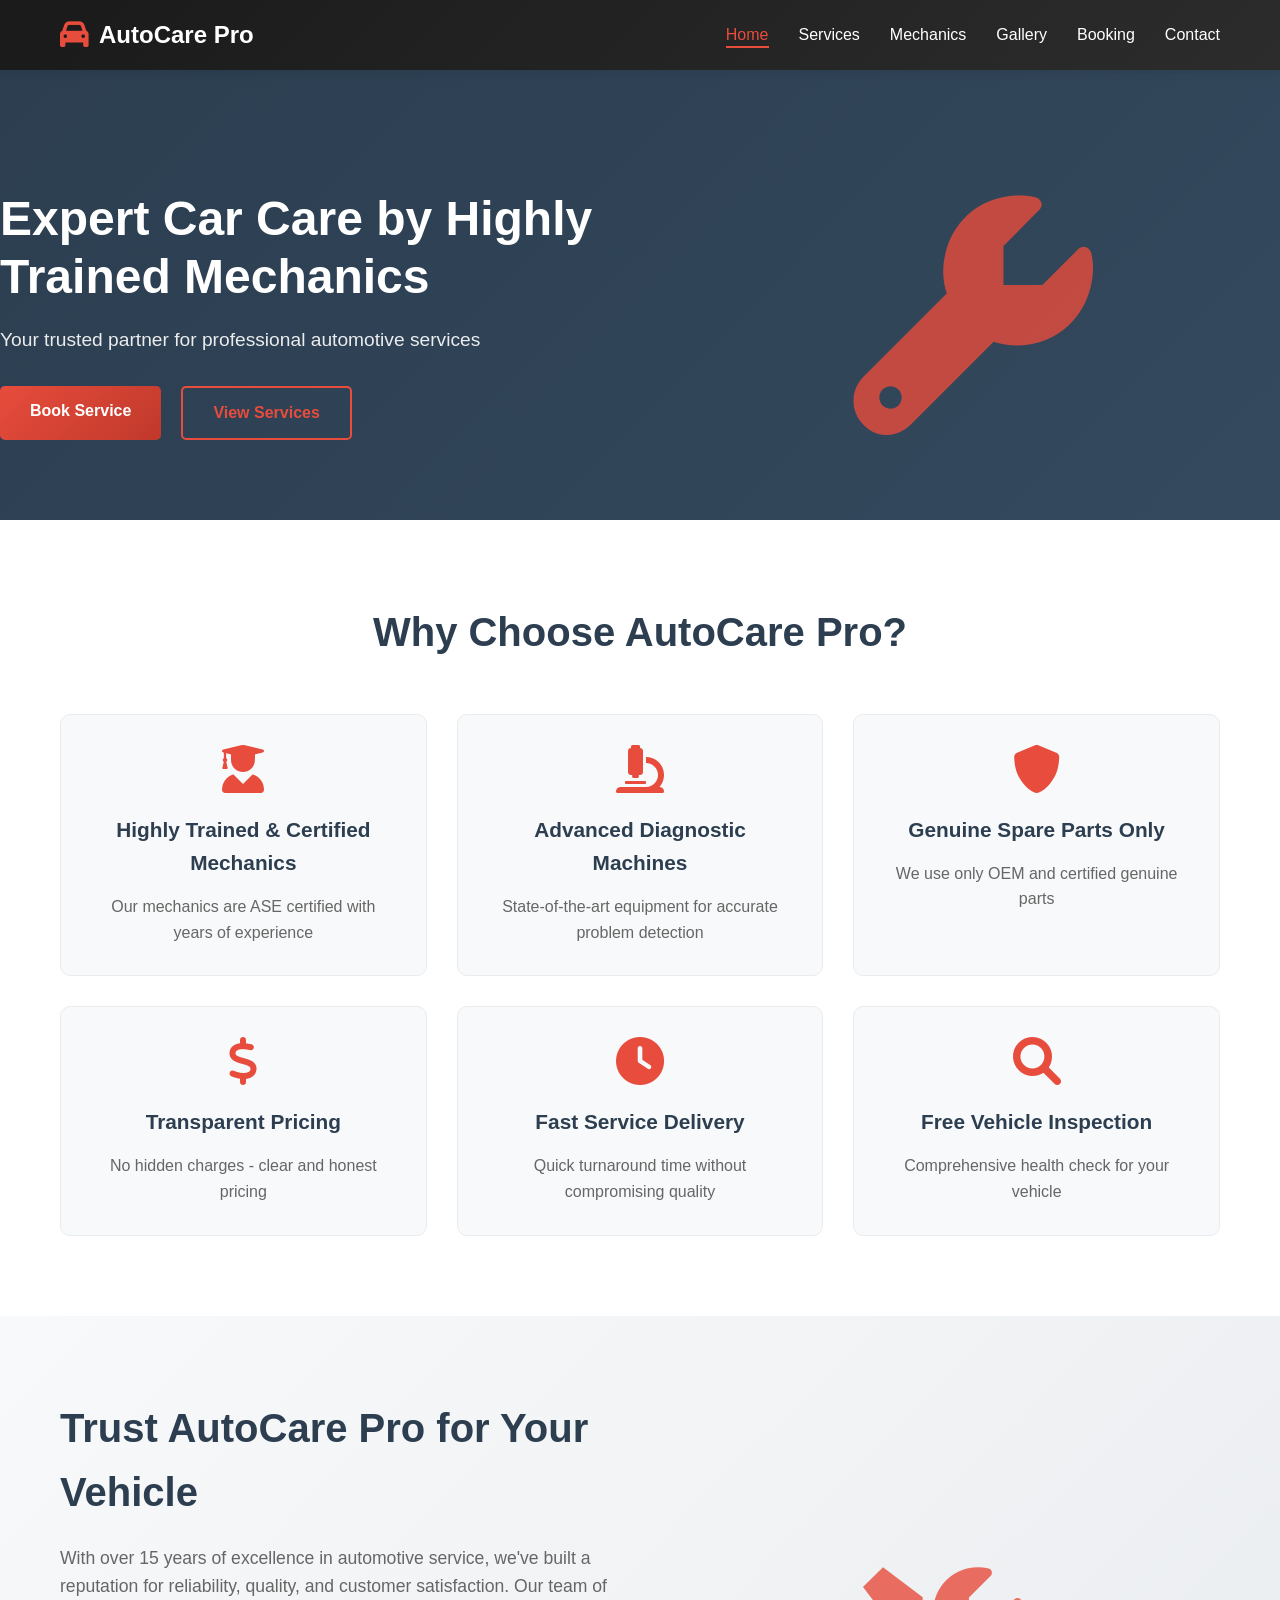
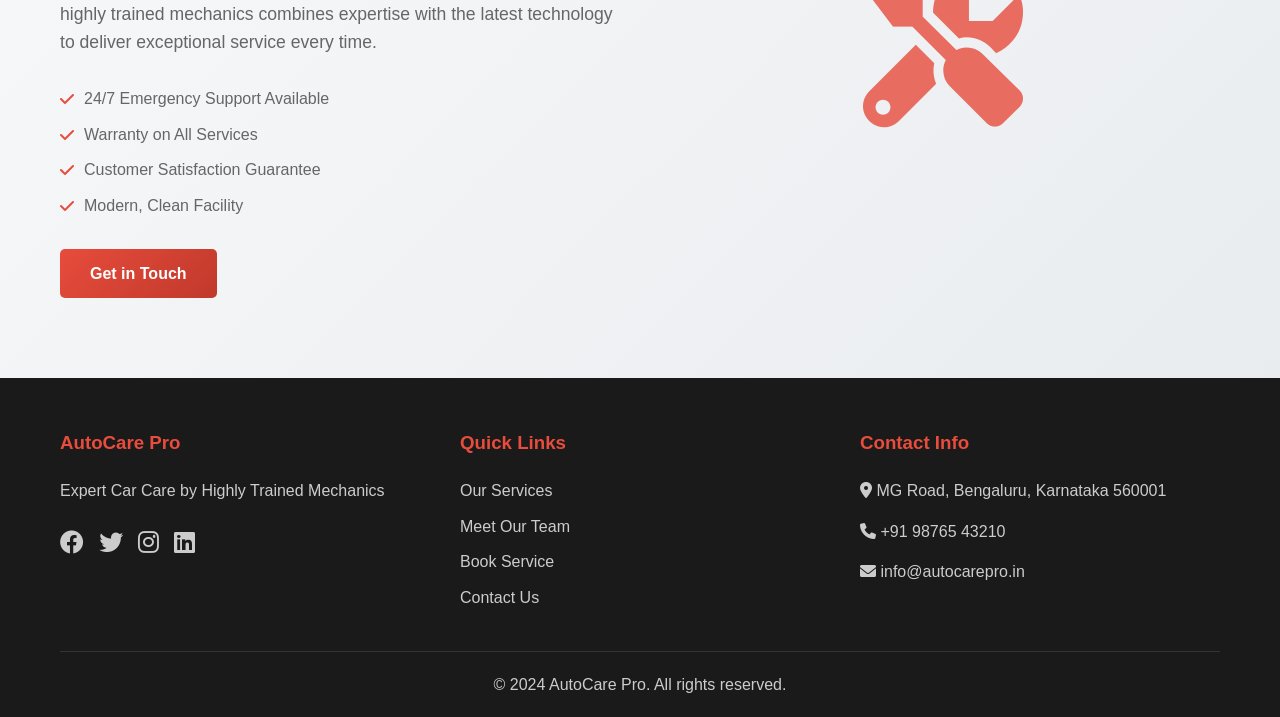
<file: index.html>
<!DOCTYPE html>
<html lang="en">
<head>
    <meta charset="UTF-8">
    <meta name="viewport" content="width=device-width, initial-scale=1.0">
    <title>AutoCare Pro - Expert Car Care by Highly Trained Mechanics</title>
    <link rel="stylesheet" href="styles.css">
    <link rel="stylesheet" href="https://cdnjs.cloudflare.com/ajax/libs/font-awesome/6.0.0/css/all.min.css">
</head>
<body>
    <!-- Navigation -->
    <nav class="navbar">
        <div class="nav-container">
            <div class="nav-logo">
                <i class="fas fa-car"></i>
                <span>AutoCare Pro</span>
            </div>
            <ul class="nav-menu">
                <li><a href="index.html" class="nav-link active">Home</a></li>
                <li><a href="services.html" class="nav-link">Services</a></li>
                <li><a href="mechanics.html" class="nav-link">Mechanics</a></li>
                <li><a href="gallery.html" class="nav-link">Gallery</a></li>
                <li><a href="booking.html" class="nav-link">Booking</a></li>
                <li><a href="contact.html" class="nav-link">Contact</a></li>
            </ul>
            <div class="hamburger">
                <span></span>
                <span></span>
                <span></span>
            </div>
        </div>
    </nav>

    <!-- Hero Section -->
    <section class="hero">
        <div class="hero-content">
            <h1>Expert Car Care by Highly Trained Mechanics</h1>
            <p>Your trusted partner for professional automotive services</p>
            <div class="hero-buttons">
                <a href="booking.html" class="btn btn-primary">Book Service</a>
                <a href="services.html" class="btn btn-secondary">View Services</a>
            </div>
        </div>
        <div class="hero-image">
            <i class="fas fa-wrench"></i>
        </div>
    </section>

    <!-- USP Section -->
    <section class="usp-section">
        <div class="container">
            <h2>Why Choose AutoCare Pro?</h2>
            <div class="usp-grid">
                <div class="usp-card">
                    <i class="fas fa-user-graduate"></i>
                    <h3>Highly Trained & Certified Mechanics</h3>
                    <p>Our mechanics are ASE certified with years of experience</p>
                </div>
                <div class="usp-card">
                    <i class="fas fa-microscope"></i>
                    <h3>Advanced Diagnostic Machines</h3>
                    <p>State-of-the-art equipment for accurate problem detection</p>
                </div>
                <div class="usp-card">
                    <i class="fas fa-shield-alt"></i>
                    <h3>Genuine Spare Parts Only</h3>
                    <p>We use only OEM and certified genuine parts</p>
                </div>
                <div class="usp-card">
                    <i class="fas fa-dollar-sign"></i>
                    <h3>Transparent Pricing</h3>
                    <p>No hidden charges - clear and honest pricing</p>
                </div>
                <div class="usp-card">
                    <i class="fas fa-clock"></i>
                    <h3>Fast Service Delivery</h3>
                    <p>Quick turnaround time without compromising quality</p>
                </div>
                <div class="usp-card">
                    <i class="fas fa-search"></i>
                    <h3>Free Vehicle Inspection</h3>
                    <p>Comprehensive health check for your vehicle</p>
                </div>
            </div>
        </div>
    </section>

    <!-- Why Choose Us Section -->
    <section class="why-choose-section">
        <div class="container">
            <div class="why-choose-content">
                <div class="why-choose-text">
                    <h2>Trust AutoCare Pro for Your Vehicle</h2>
                    <p>With over 15 years of excellence in automotive service, we've built a reputation for reliability, quality, and customer satisfaction. Our team of highly trained mechanics combines expertise with the latest technology to deliver exceptional service every time.</p>
                    <ul>
                        <li><i class="fas fa-check"></i> 24/7 Emergency Support Available</li>
                        <li><i class="fas fa-check"></i> Warranty on All Services</li>
                        <li><i class="fas fa-check"></i> Customer Satisfaction Guarantee</li>
                        <li><i class="fas fa-check"></i> Modern, Clean Facility</li>
                    </ul>
                    <a href="contact.html" class="btn btn-primary">Get in Touch</a>
                </div>
                <div class="why-choose-image">
                    <i class="fas fa-tools"></i>
                </div>
            </div>
        </div>
    </section>

    <!-- Footer -->
    <footer class="footer">
        <div class="container">
            <div class="footer-content">
                <div class="footer-section">
                    <h3>AutoCare Pro</h3>
                    <p>Expert Car Care by Highly Trained Mechanics</p>
                    <div class="social-links">
                        <a href="#"><i class="fab fa-facebook"></i></a>
                        <a href="#"><i class="fab fa-twitter"></i></a>
                        <a href="#"><i class="fab fa-instagram"></i></a>
                        <a href="#"><i class="fab fa-linkedin"></i></a>
                    </div>
                </div>
                <div class="footer-section">
                    <h3>Quick Links</h3>
                    <ul>
                        <li><a href="services.html">Our Services</a></li>
                        <li><a href="mechanics.html">Meet Our Team</a></li>
                        <li><a href="booking.html">Book Service</a></li>
                        <li><a href="contact.html">Contact Us</a></li>
                    </ul>
                </div>
                <div class="footer-section">
                    <h3>Contact Info</h3>
                    <p><i class="fas fa-map-marker-alt"></i> MG Road, Bengaluru, Karnataka 560001</p>
                    <p><i class="fas fa-phone"></i> +91 98765 43210</p>
                    <p><i class="fas fa-envelope"></i> info@autocarepro.in</p>
                </div>
            </div>
            <div class="footer-bottom">
                <p>&copy; 2024 AutoCare Pro. All rights reserved.</p>
            </div>
        </div>
    </footer>

    <script src="script.js"></script>
</body>
</html>
</file>
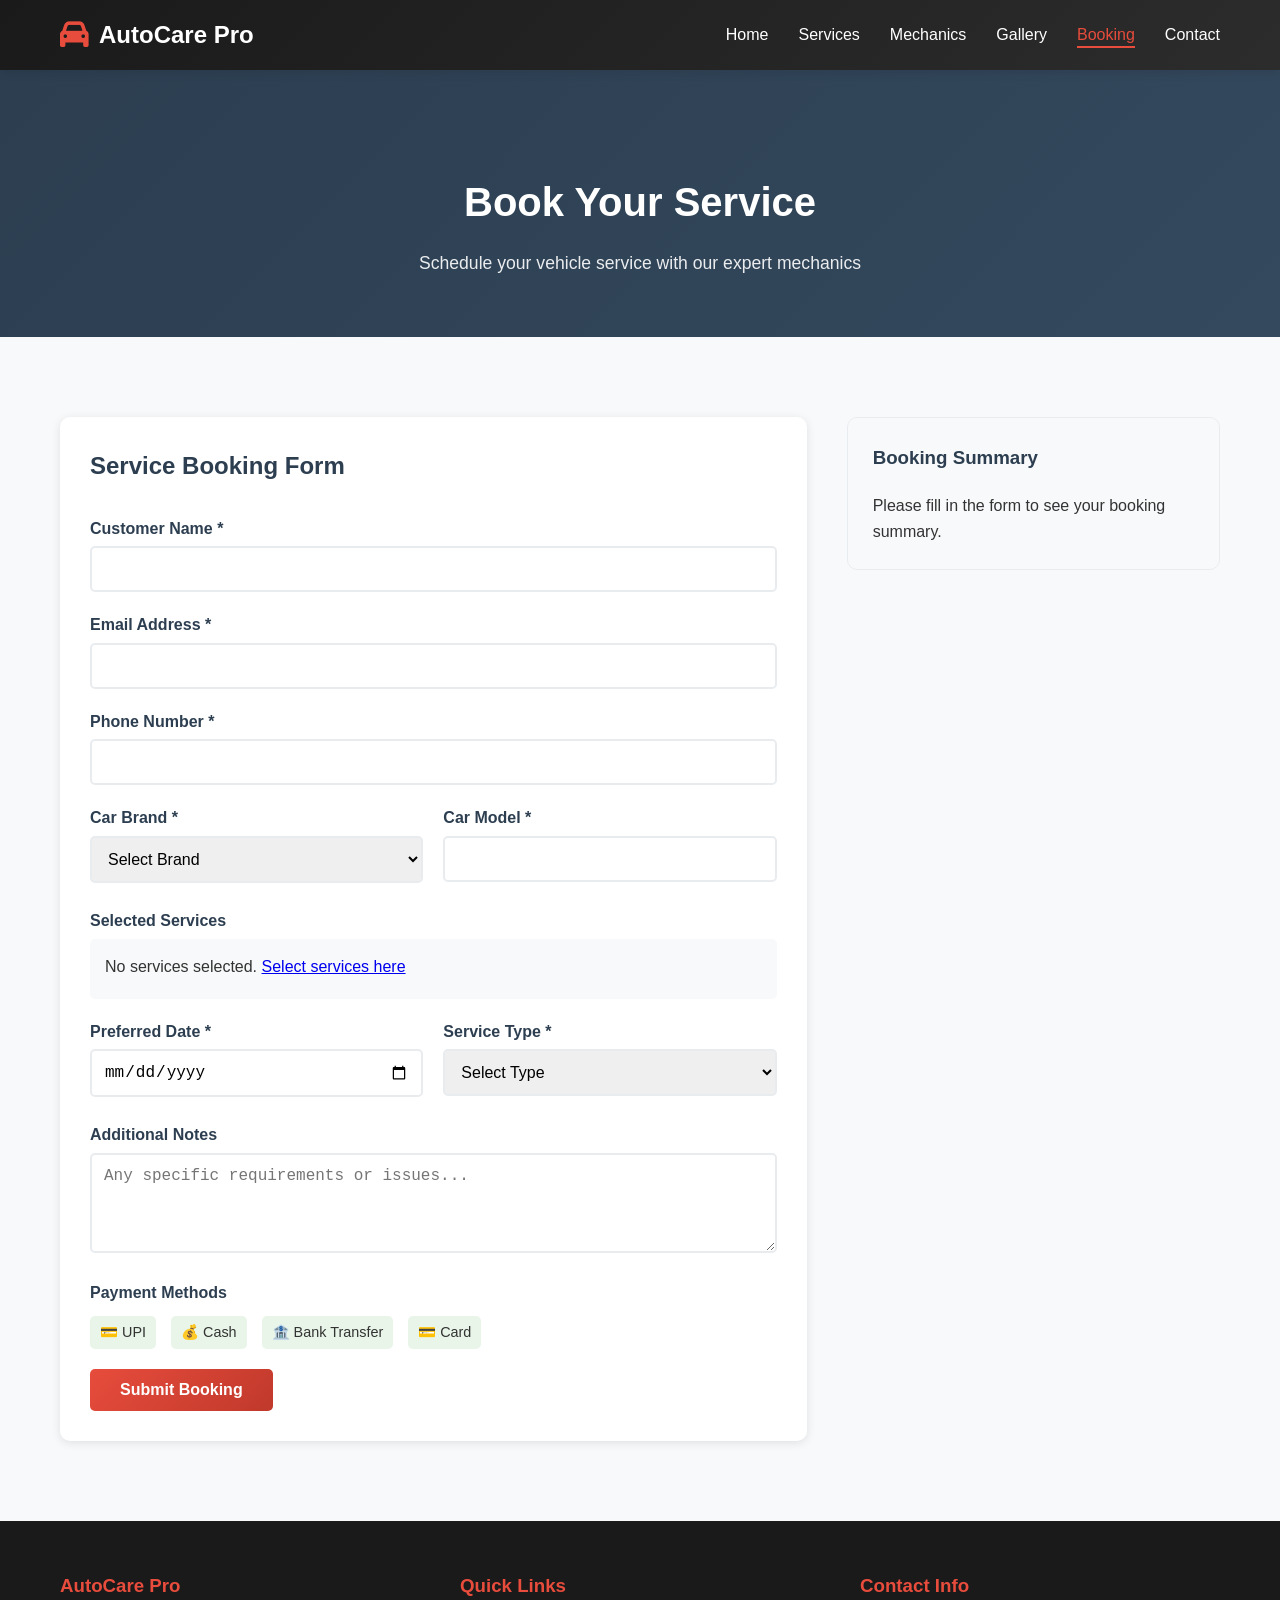
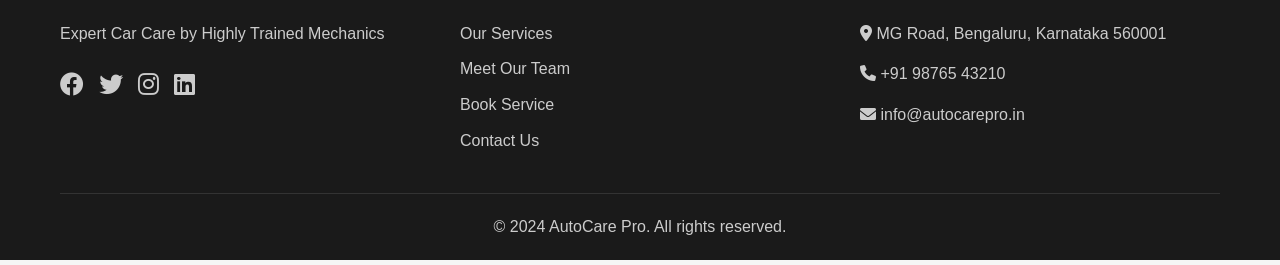
<file: booking.html>
<!DOCTYPE html>
<html lang="en">
<head>
    <meta charset="UTF-8">
    <meta name="viewport" content="width=device-width, initial-scale=1.0">
    <title>Service Booking - AutoCare Pro</title>
    <link rel="stylesheet" href="styles.css">
    <link rel="stylesheet" href="https://cdnjs.cloudflare.com/ajax/libs/font-awesome/6.0.0/css/all.min.css">
</head>
<body>
    <!-- Navigation -->
    <nav class="navbar">
        <div class="nav-container">
            <div class="nav-logo">
                <i class="fas fa-car"></i>
                <span>AutoCare Pro</span>
            </div>
            <ul class="nav-menu">
                <li><a href="index.html" class="nav-link">Home</a></li>
                <li><a href="services.html" class="nav-link">Services</a></li>
                <li><a href="mechanics.html" class="nav-link">Mechanics</a></li>
                <li><a href="gallery.html" class="nav-link">Gallery</a></li>
                <li><a href="booking.html" class="nav-link active">Booking</a></li>
                <li><a href="contact.html" class="nav-link">Contact</a></li>
            </ul>
            <div class="hamburger">
                <span></span>
                <span></span>
                <span></span>
            </div>
        </div>
    </nav>

    <!-- Page Header -->
    <section class="page-header">
        <div class="container">
            <h1>Book Your Service</h1>
            <p>Schedule your vehicle service with our expert mechanics</p>
        </div>
    </section>

    <!-- Booking Section -->
    <section class="booking-section">
        <div class="container">
            <div class="booking-container">
                <div class="booking-form">
                    <h2>Service Booking Form</h2>
                    <form id="service-booking-form">
                        <div class="form-group">
                            <label for="customer-name">Customer Name *</label>
                            <input type="text" id="customer-name" name="customer-name" required>
                            <span class="error-message"></span>
                        </div>

                        <div class="form-group">
                            <label for="email">Email Address *</label>
                            <input type="email" id="email" name="email" required>
                            <span class="error-message"></span>
                        </div>

                        <div class="form-group">
                            <label for="phone">Phone Number *</label>
                            <input type="tel" id="phone" name="phone" required>
                            <span class="error-message"></span>
                        </div>

                        <div class="form-row">
                            <div class="form-group">
                                <label for="car-brand">Car Brand *</label>
                                <select id="car-brand" name="car-brand" required>
                                    <option value="">Select Brand</option>
                                    <option value="Maruti Suzuki">Maruti Suzuki</option>
                                    <option value="Hyundai">Hyundai</option>
                                    <option value="Tata">Tata</option>
                                    <option value="Mahindra">Mahindra</option>
                                    <option value="Honda">Honda</option>
                                    <option value="Toyota">Toyota</option>
                                    <option value="Kia">Kia</option>
                                    <option value="MG">MG</option>
                                    <option value="Renault">Renault</option>
                                    <option value="Skoda">Skoda</option>
                                    <option value="Volkswagen">Volkswagen</option>
                                    <option value="Other">Other</option>
                                </select>
                                <span class="error-message"></span>
                            </div>

                            <div class="form-group">
                                <label for="car-model">Car Model *</label>
                                <input type="text" id="car-model" name="car-model" required>
                                <span class="error-message"></span>
                            </div>
                        </div>

                        <div class="form-group">
                            <label>Selected Services</label>
                            <div id="selected-services-list" class="selected-services-list">
                                <p>No services selected. <a href="services.html">Select services here</a></p>
                            </div>
                        </div>

                        <div class="form-row">
                            <div class="form-group">
                                <label for="preferred-date">Preferred Date *</label>
                                <input type="date" id="preferred-date" name="preferred-date" required>
                                <span class="error-message"></span>
                            </div>

                            <div class="form-group">
                                <label for="service-type">Service Type *</label>
                                <select id="service-type" name="service-type" required>
                                    <option value="">Select Type</option>
                                    <option value="normal">Normal Service</option>
                                    <option value="express">Express Service (+20%)</option>
                                </select>
                                <span class="error-message"></span>
                            </div>
                        </div>

                        <div class="form-group">
                            <label for="additional-notes">Additional Notes</label>
                            <textarea id="additional-notes" name="additional-notes" rows="4" placeholder="Any specific requirements or issues..."></textarea>
                        </div>

                        <div class="form-group">
                            <label>Payment Methods</label>
                            <div style="display: flex; gap: 15px; flex-wrap: wrap; margin-top: 10px;">
                                <span style="background: #e8f5e8; padding: 5px 10px; border-radius: 5px; font-size: 0.9rem;">💳 UPI</span>
                                <span style="background: #e8f5e8; padding: 5px 10px; border-radius: 5px; font-size: 0.9rem;">💰 Cash</span>
                                <span style="background: #e8f5e8; padding: 5px 10px; border-radius: 5px; font-size: 0.9rem;">🏦 Bank Transfer</span>
                                <span style="background: #e8f5e8; padding: 5px 10px; border-radius: 5px; font-size: 0.9rem;">💳 Card</span>
                            </div>
                        </div>

                        <button type="submit" id="submit-booking" class="btn btn-primary" disabled>Submit Booking</button>
                    </form>
                </div>

                <div class="booking-summary">
                    <div class="summary-card">
                        <h3>Booking Summary</h3>
                        <div id="booking-summary-content">
                            <p>Please fill in the form to see your booking summary.</p>
                        </div>
                        <div class="cost-breakdown" id="cost-breakdown" style="display: none;">
                            <h4>Cost Breakdown</h4>
                            <div class="cost-item">
                                <span>Service Cost:</span>
                                <span id="service-cost">₹0</span>
                            </div>
                            <div class="cost-item">
                                <span>Service Type Surcharge:</span>
                                <span id="surcharge">₹0</span>
                            </div>
                            <div class="cost-item">
                                <span>GST (18%):</span>
                                <span id="gst">₹0</span>
                            </div>
                            <div class="cost-item total">
                                <span>Total Cost:</span>
                                <span id="total-cost">₹0</span>
                            </div>
                            <small style="display: block; margin-top: 10px; color: #666;">*All prices inclusive of GST</small>
                        </div>
                    </div>
                </div>
            </div>
        </div>
    </section>

    <!-- Success Modal -->
    <div id="success-modal" class="modal">
        <div class="modal-content">
            <div class="success-icon">
                <i class="fas fa-check-circle"></i>
            </div>
            <h2>Booking Confirmed!</h2>
            <p>Your service booking has been successfully submitted. We will contact you shortly to confirm the details.</p>
            <button class="btn btn-primary" onclick="closeSuccessModal()">Close</button>
        </div>
    </div>

    <!-- Footer -->
    <footer class="footer">
        <div class="container">
            <div class="footer-content">
                <div class="footer-section">
                    <h3>AutoCare Pro</h3>
                    <p>Expert Car Care by Highly Trained Mechanics</p>
                    <div class="social-links">
                        <a href="#"><i class="fab fa-facebook"></i></a>
                        <a href="#"><i class="fab fa-twitter"></i></a>
                        <a href="#"><i class="fab fa-instagram"></i></a>
                        <a href="#"><i class="fab fa-linkedin"></i></a>
                    </div>
                </div>
                <div class="footer-section">
                    <h3>Quick Links</h3>
                    <ul>
                        <li><a href="services.html">Our Services</a></li>
                        <li><a href="mechanics.html">Meet Our Team</a></li>
                        <li><a href="booking.html">Book Service</a></li>
                        <li><a href="contact.html">Contact Us</a></li>
                    </ul>
                </div>
                <div class="footer-section">
                    <h3>Contact Info</h3>
                    <p><i class="fas fa-map-marker-alt"></i> MG Road, Bengaluru, Karnataka 560001</p>
                    <p><i class="fas fa-phone"></i> +91 98765 43210</p>
                    <p><i class="fas fa-envelope"></i> info@autocarepro.in</p>
                </div>
            </div>
            <div class="footer-bottom">
                <p>&copy; 2024 AutoCare Pro. All rights reserved.</p>
            </div>
        </div>
    </footer>

    <script src="script.js"></script>
</body>
</html>
</file>
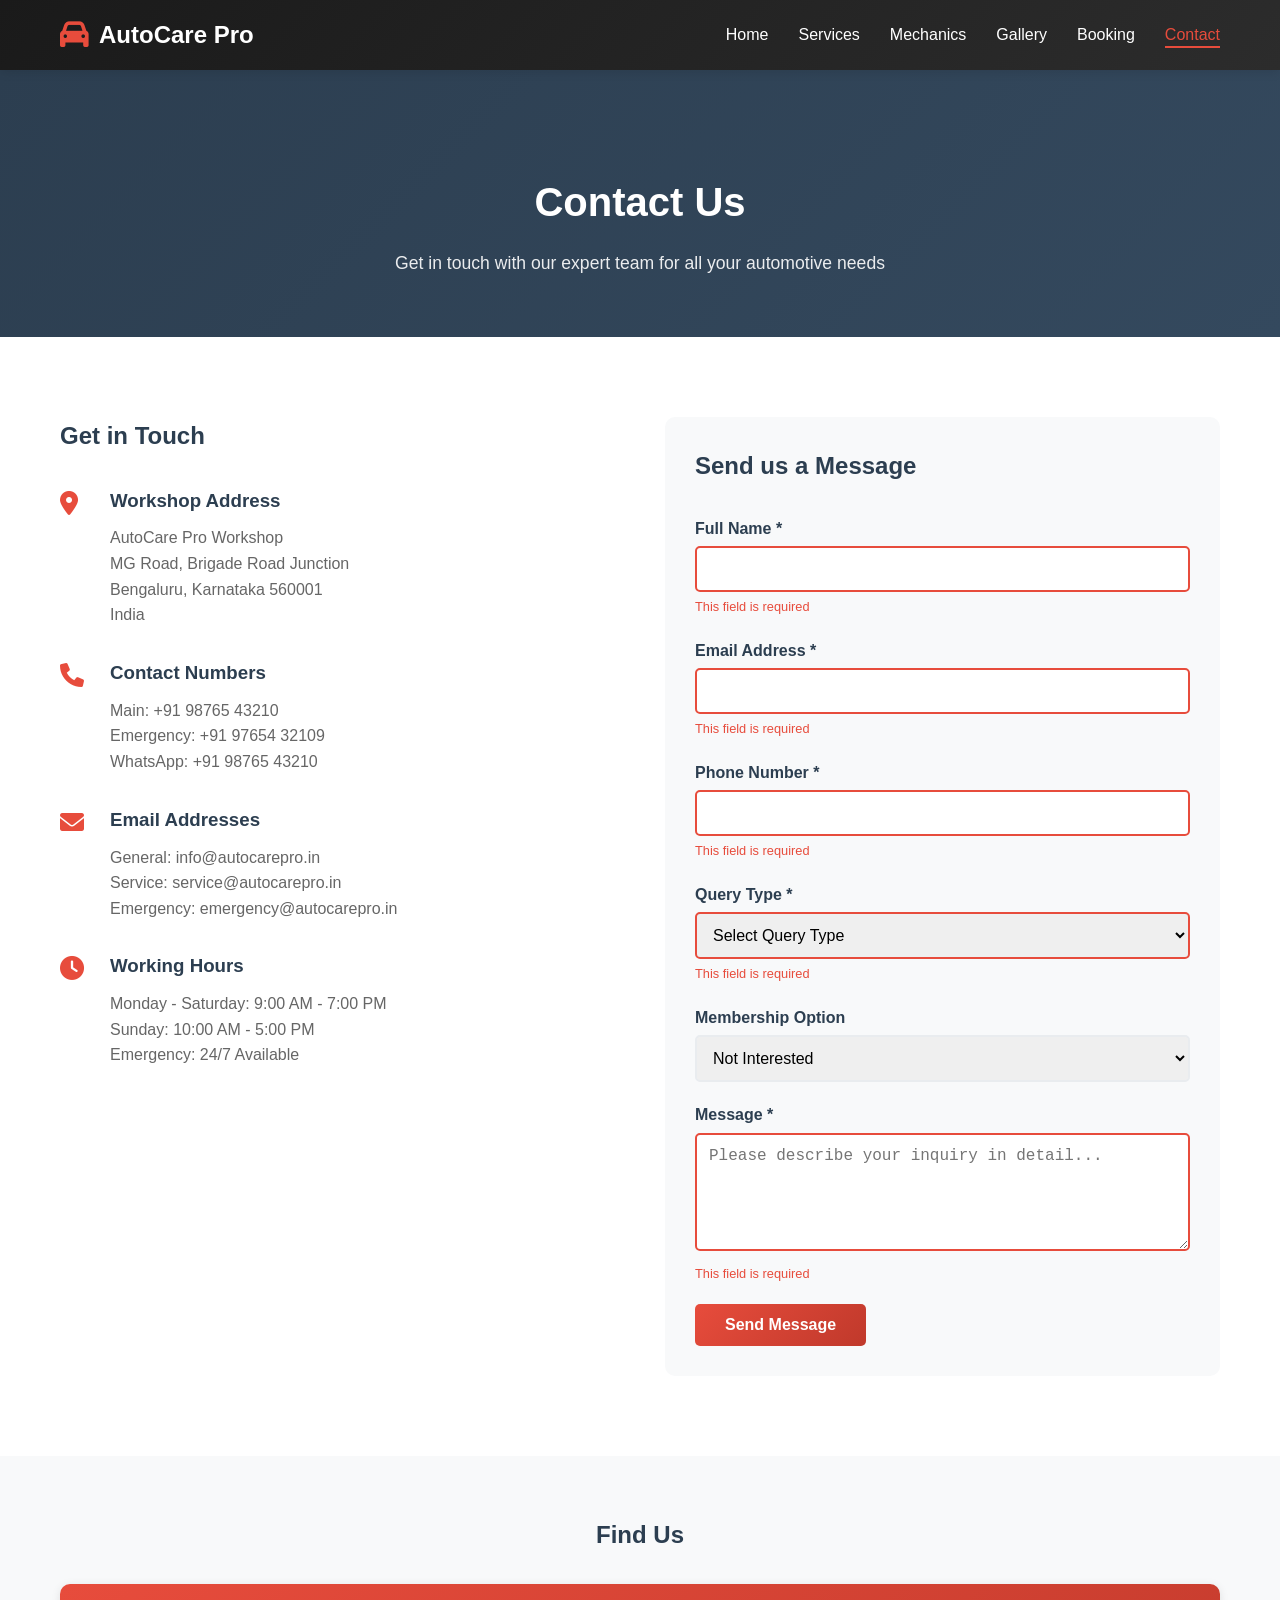
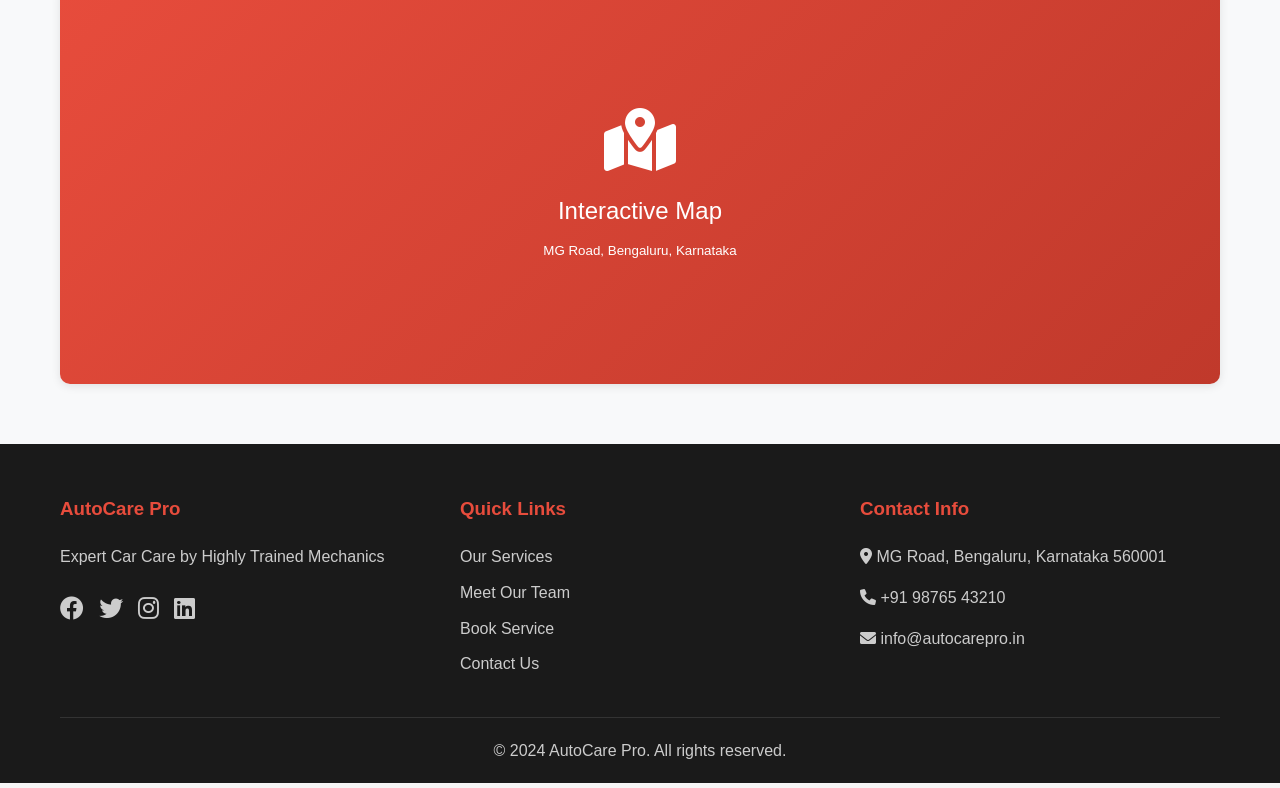
<file: contact.html>
<!DOCTYPE html>
<html lang="en">
<head>
    <meta charset="UTF-8">
    <meta name="viewport" content="width=device-width, initial-scale=1.0">
    <title>Contact Us - AutoCare Pro</title>
    <link rel="stylesheet" href="styles.css">
    <link rel="stylesheet" href="https://cdnjs.cloudflare.com/ajax/libs/font-awesome/6.0.0/css/all.min.css">
</head>
<body>
    <!-- Navigation -->
    <nav class="navbar">
        <div class="nav-container">
            <div class="nav-logo">
                <i class="fas fa-car"></i>
                <span>AutoCare Pro</span>
            </div>
            <ul class="nav-menu">
                <li><a href="index.html" class="nav-link">Home</a></li>
                <li><a href="services.html" class="nav-link">Services</a></li>
                <li><a href="mechanics.html" class="nav-link">Mechanics</a></li>
                <li><a href="gallery.html" class="nav-link">Gallery</a></li>
                <li><a href="booking.html" class="nav-link">Booking</a></li>
                <li><a href="contact.html" class="nav-link active">Contact</a></li>
            </ul>
            <div class="hamburger">
                <span></span>
                <span></span>
                <span></span>
            </div>
        </div>
    </nav>

    <!-- Page Header -->
    <section class="page-header">
        <div class="container">
            <h1>Contact Us</h1>
            <p>Get in touch with our expert team for all your automotive needs</p>
        </div>
    </section>

    <!-- Contact Section -->
    <section class="contact-section">
        <div class="container">
            <div class="contact-container">
                <div class="contact-info">
                    <h2>Get in Touch</h2>
                    <div class="contact-item">
                        <i class="fas fa-map-marker-alt"></i>
                        <div>
                            <h3>Workshop Address</h3>
                            <p>AutoCare Pro Workshop<br>MG Road, Brigade Road Junction<br>Bengaluru, Karnataka 560001<br>India</p>
                        </div>
                    </div>
                    <div class="contact-item">
                        <i class="fas fa-phone"></i>
                        <div>
                            <h3>Contact Numbers</h3>
                            <p>Main: +91 98765 43210<br>Emergency: +91 97654 32109<br>WhatsApp: +91 98765 43210</p>
                        </div>
                    </div>
                    <div class="contact-item">
                        <i class="fas fa-envelope"></i>
                        <div>
                            <h3>Email Addresses</h3>
                            <p>General: info@autocarepro.in<br>Service: service@autocarepro.in<br>Emergency: emergency@autocarepro.in</p>
                        </div>
                    </div>
                    <div class="contact-item">
                        <i class="fas fa-clock"></i>
                        <div>
                            <h3>Working Hours</h3>
                            <p>Monday - Saturday: 9:00 AM - 7:00 PM<br>Sunday: 10:00 AM - 5:00 PM<br>Emergency: 24/7 Available</p>
                        </div>
                    </div>
                </div>

                <div class="contact-form-section">
                    <h2>Send us a Message</h2>
                    <form id="contact-form">
                        <div class="form-group">
                            <label for="contact-name">Full Name *</label>
                            <input type="text" id="contact-name" name="contact-name" required>
                            <span class="error-message"></span>
                        </div>

                        <div class="form-group">
                            <label for="contact-email">Email Address *</label>
                            <input type="email" id="contact-email" name="contact-email" required>
                            <span class="error-message"></span>
                        </div>

                        <div class="form-group">
                            <label for="contact-phone">Phone Number *</label>
                            <input type="tel" id="contact-phone" name="contact-phone" required>
                            <span class="error-message"></span>
                        </div>

                        <div class="form-group">
                            <label for="query-type">Query Type *</label>
                            <select id="query-type" name="query-type" required>
                                <option value="">Select Query Type</option>
                                <option value="general">General Inquiry</option>
                                <option value="service">Service Booking</option>
                                <option value="emergency">Emergency Support</option>
                                <option value="complaint">Complaint</option>
                                <option value="feedback">Feedback</option>
                            </select>
                            <span class="error-message"></span>
                        </div>

                        <div class="form-group">
                            <label for="membership">Membership Option</label>
                            <select id="membership" name="membership">
                                <option value="">Not Interested</option>
                                <option value="basic">Basic Membership - ₹1999/year</option>
                                <option value="premium">Premium Membership - ₹4999/year</option>
                                <option value="vip">VIP Membership - ₹9999/year</option>
                            </select>
                        </div>

                        <div class="form-group">
                            <label for="message">Message *</label>
                            <textarea id="message" name="message" rows="5" required placeholder="Please describe your inquiry in detail..."></textarea>
                            <span class="error-message"></span>
                        </div>

                        <button type="submit" id="submit-contact" class="btn btn-primary" disabled>Send Message</button>
                    </form>
                </div>
            </div>
        </div>
    </section>

    <!-- Map Section -->
    <section class="map-section">
        <div class="container">
            <h2>Find Us</h2>
            <div class="map-container">
                <div class="map-placeholder">
                    <i class="fas fa-map-marked-alt"></i>
                    <p>Interactive Map</p>
                    <small>MG Road, Bengaluru, Karnataka</small>
                </div>
            </div>
        </div>
    </section>

    <!-- Success Modal -->
    <div id="contact-success-modal" class="modal">
        <div class="modal-content">
            <div class="success-icon">
                <i class="fas fa-check-circle"></i>
            </div>
            <h2>Message Sent!</h2>
            <p>Your message has been successfully sent. We will get back to you within 24 hours.</p>
            <button class="btn btn-primary" onclick="closeContactSuccessModal()">Close</button>
        </div>
    </div>

    <!-- Footer -->
    <footer class="footer">
        <div class="container">
            <div class="footer-content">
                <div class="footer-section">
                    <h3>AutoCare Pro</h3>
                    <p>Expert Car Care by Highly Trained Mechanics</p>
                    <div class="social-links">
                        <a href="#"><i class="fab fa-facebook"></i></a>
                        <a href="#"><i class="fab fa-twitter"></i></a>
                        <a href="#"><i class="fab fa-instagram"></i></a>
                        <a href="#"><i class="fab fa-linkedin"></i></a>
                    </div>
                </div>
                <div class="footer-section">
                    <h3>Quick Links</h3>
                    <ul>
                        <li><a href="services.html">Our Services</a></li>
                        <li><a href="mechanics.html">Meet Our Team</a></li>
                        <li><a href="booking.html">Book Service</a></li>
                        <li><a href="contact.html">Contact Us</a></li>
                    </ul>
                </div>
                <div class="footer-section">
                    <h3>Contact Info</h3>
                    <p><i class="fas fa-map-marker-alt"></i> MG Road, Bengaluru, Karnataka 560001</p>
                    <p><i class="fas fa-phone"></i> +91 98765 43210</p>
                    <p><i class="fas fa-envelope"></i> info@autocarepro.in</p>
                </div>
            </div>
            <div class="footer-bottom">
                <p>&copy; 2024 AutoCare Pro. All rights reserved.</p>
            </div>
        </div>
    </footer>

    <script src="script.js"></script>
</body>
</html>
</file>
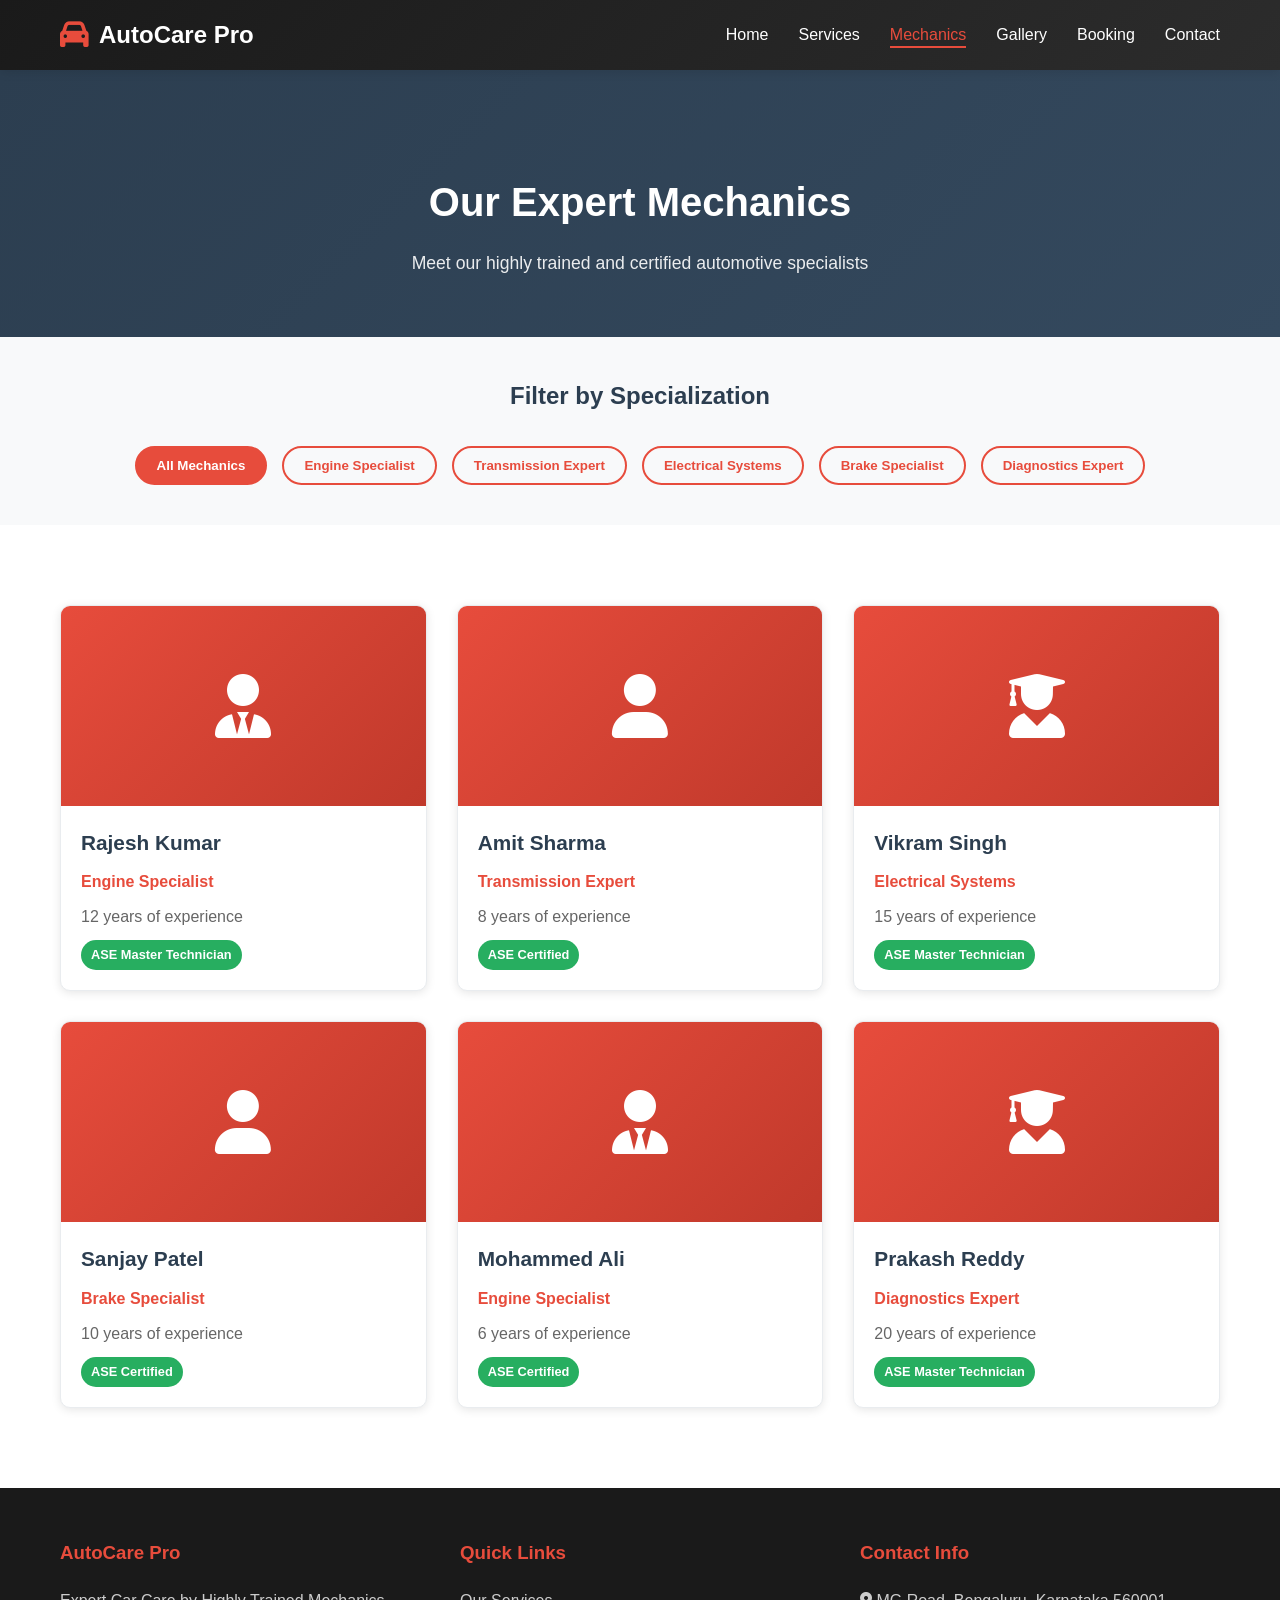
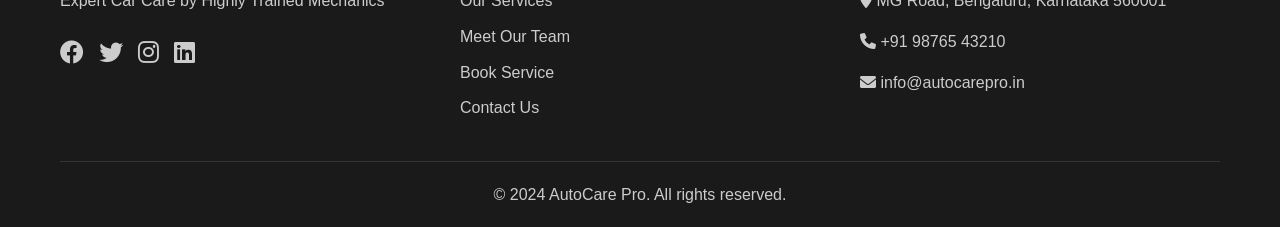
<file: mechanics.html>
<!DOCTYPE html>
<html lang="en">
<head>
    <meta charset="UTF-8">
    <meta name="viewport" content="width=device-width, initial-scale=1.0">
    <title>Mechanics - AutoCare Pro</title>
    <link rel="stylesheet" href="styles.css">
    <link rel="stylesheet" href="https://cdnjs.cloudflare.com/ajax/libs/font-awesome/6.0.0/css/all.min.css">
</head>
<body>
    <!-- Navigation -->
    <nav class="navbar">
        <div class="nav-container">
            <div class="nav-logo">
                <i class="fas fa-car"></i>
                <span>AutoCare Pro</span>
            </div>
            <ul class="nav-menu">
                <li><a href="index.html" class="nav-link">Home</a></li>
                <li><a href="services.html" class="nav-link">Services</a></li>
                <li><a href="mechanics.html" class="nav-link active">Mechanics</a></li>
                <li><a href="gallery.html" class="nav-link">Gallery</a></li>
                <li><a href="booking.html" class="nav-link">Booking</a></li>
                <li><a href="contact.html" class="nav-link">Contact</a></li>
            </ul>
            <div class="hamburger">
                <span></span>
                <span></span>
                <span></span>
            </div>
        </div>
    </nav>

    <!-- Page Header -->
    <section class="page-header">
        <div class="container">
            <h1>Our Expert Mechanics</h1>
            <p>Meet our highly trained and certified automotive specialists</p>
        </div>
    </section>

    <!-- Filter Section -->
    <section class="filter-section">
        <div class="container">
            <h2>Filter by Specialization</h2>
            <div class="filter-buttons">
                <button class="filter-btn active" data-specialization="all">All Mechanics</button>
                <button class="filter-btn" data-specialization="engine">Engine Specialist</button>
                <button class="filter-btn" data-specialization="transmission">Transmission Expert</button>
                <button class="filter-btn" data-specialization="electrical">Electrical Systems</button>
                <button class="filter-btn" data-specialization="brakes">Brake Specialist</button>
                <button class="filter-btn" data-specialization="diagnostics">Diagnostics Expert</button>
            </div>
        </div>
    </section>

    <!-- Mechanics Grid -->
    <section class="mechanics-section">
        <div class="container">
            <div id="mechanics-grid" class="mechanics-grid">
                <!-- Mechanics will be dynamically added here -->
            </div>
        </div>
    </section>

    <!-- Footer -->
    <footer class="footer">
        <div class="container">
            <div class="footer-content">
                <div class="footer-section">
                    <h3>AutoCare Pro</h3>
                    <p>Expert Car Care by Highly Trained Mechanics</p>
                    <div class="social-links">
                        <a href="#"><i class="fab fa-facebook"></i></a>
                        <a href="#"><i class="fab fa-twitter"></i></a>
                        <a href="#"><i class="fab fa-instagram"></i></a>
                        <a href="#"><i class="fab fa-linkedin"></i></a>
                    </div>
                </div>
                <div class="footer-section">
                    <h3>Quick Links</h3>
                    <ul>
                        <li><a href="services.html">Our Services</a></li>
                        <li><a href="mechanics.html">Meet Our Team</a></li>
                        <li><a href="booking.html">Book Service</a></li>
                        <li><a href="contact.html">Contact Us</a></li>
                    </ul>
                </div>
                <div class="footer-section">
                    <h3>Contact Info</h3>
                    <p><i class="fas fa-map-marker-alt"></i> MG Road, Bengaluru, Karnataka 560001</p>
                    <p><i class="fas fa-phone"></i> +91 98765 43210</p>
                    <p><i class="fas fa-envelope"></i> info@autocarepro.in</p>
                </div>
            </div>
            <div class="footer-bottom">
                <p>&copy; 2024 AutoCare Pro. All rights reserved.</p>
            </div>
        </div>
    </footer>

    <script src="script.js"></script>
</body>
</html>
</file>
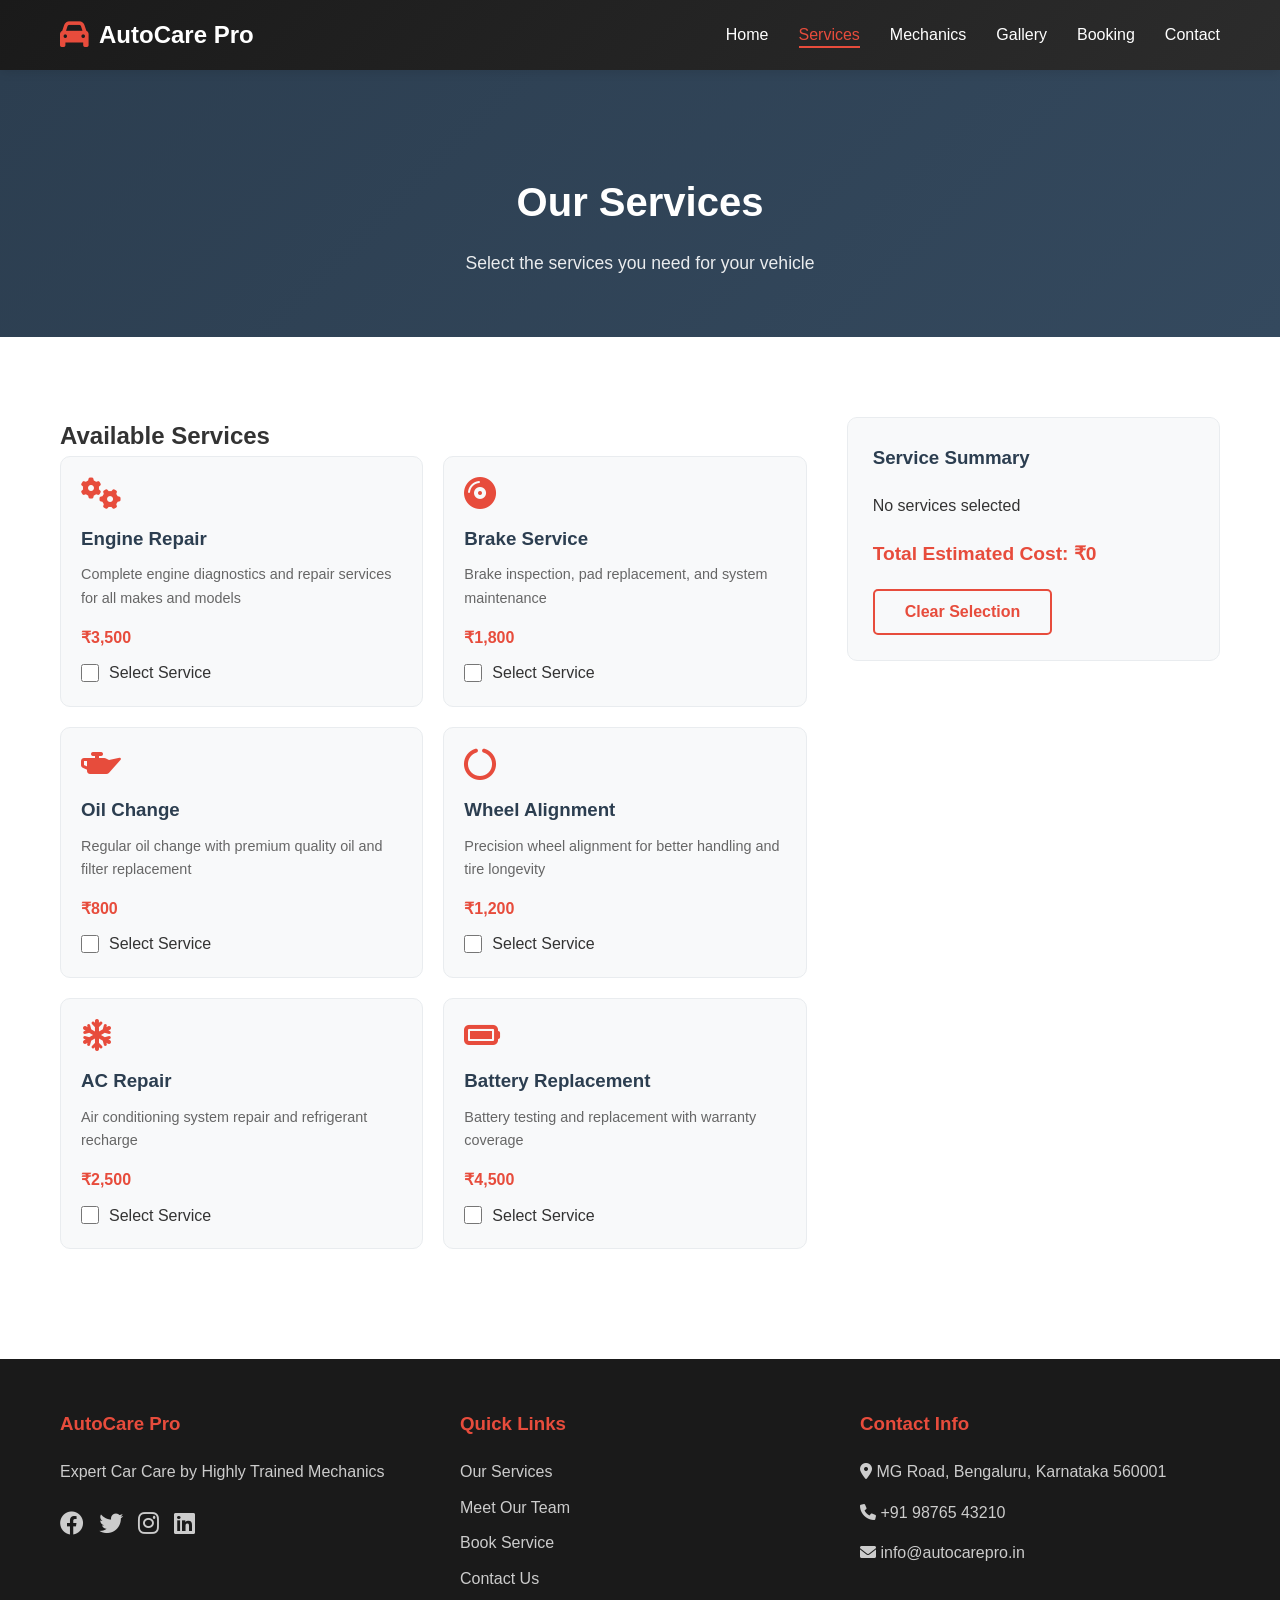
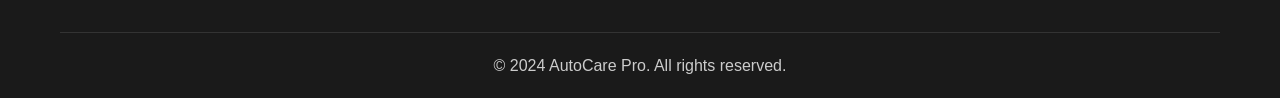
<file: services.html>
<!DOCTYPE html>
<html lang="en">
<head>
    <meta charset="UTF-8">
    <meta name="viewport" content="width=device-width, initial-scale=1.0">
    <title>Services - AutoCare Pro</title>
    <link rel="stylesheet" href="styles.css">
    <link rel="stylesheet" href="https://cdnjs.cloudflare.com/ajax/libs/font-awesome/6.0.0/css/all.min.css">
</head>
<body>
    <!-- Navigation -->
    <nav class="navbar">
        <div class="nav-container">
            <div class="nav-logo">
                <i class="fas fa-car"></i>
                <span>AutoCare Pro</span>
            </div>
            <ul class="nav-menu">
                <li><a href="index.html" class="nav-link">Home</a></li>
                <li><a href="services.html" class="nav-link active">Services</a></li>
                <li><a href="mechanics.html" class="nav-link">Mechanics</a></li>
                <li><a href="gallery.html" class="nav-link">Gallery</a></li>
                <li><a href="booking.html" class="nav-link">Booking</a></li>
                <li><a href="contact.html" class="nav-link">Contact</a></li>
            </ul>
            <div class="hamburger">
                <span></span>
                <span></span>
                <span></span>
            </div>
        </div>
    </nav>

    <!-- Page Header -->
    <section class="page-header">
        <div class="container">
            <h1>Our Services</h1>
            <p>Select the services you need for your vehicle</p>
        </div>
    </section>

    <!-- Services Section -->
    <section class="services-section">
        <div class="container">
            <div class="services-container">
                <div class="services-list">
                    <h2>Available Services</h2>
                    <div id="services-grid" class="services-grid">
                        <!-- Services will be dynamically added here -->
                    </div>
                </div>
                <div class="services-summary">
                    <div class="summary-card">
                        <h3>Service Summary</h3>
                        <div id="selected-services" class="selected-services">
                            <p>No services selected</p>
                        </div>
                        <div class="total-cost">
                            <h4>Total Estimated Cost: <span id="total-amount">₹0</span></h4>
                        </div>
                        <button id="clear-selection" class="btn btn-secondary">Clear Selection</button>
                        <a href="booking.html" id="proceed-booking" class="btn btn-primary" style="display: none;">Proceed to Booking</a>
                    </div>
                </div>
            </div>
        </div>
    </section>

    <!-- Footer -->
    <footer class="footer">
        <div class="container">
            <div class="footer-content">
                <div class="footer-section">
                    <h3>AutoCare Pro</h3>
                    <p>Expert Car Care by Highly Trained Mechanics</p>
                    <div class="social-links">
                        <a href="#"><i class="fab fa-facebook"></i></a>
                        <a href="#"><i class="fab fa-twitter"></i></a>
                        <a href="#"><i class="fab fa-instagram"></i></a>
                        <a href="#"><i class="fab fa-linkedin"></i></a>
                    </div>
                </div>
                <div class="footer-section">
                    <h3>Quick Links</h3>
                    <ul>
                        <li><a href="services.html">Our Services</a></li>
                        <li><a href="mechanics.html">Meet Our Team</a></li>
                        <li><a href="booking.html">Book Service</a></li>
                        <li><a href="contact.html">Contact Us</a></li>
                    </ul>
                </div>
                <div class="footer-section">
                    <h3>Contact Info</h3>
                    <p><i class="fas fa-map-marker-alt"></i> MG Road, Bengaluru, Karnataka 560001</p>
                    <p><i class="fas fa-phone"></i> +91 98765 43210</p>
                    <p><i class="fas fa-envelope"></i> info@autocarepro.in</p>
                </div>
            </div>
            <div class="footer-bottom">
                <p>&copy; 2024 AutoCare Pro. All rights reserved.</p>
            </div>
        </div>
    </footer>

    <script src="script.js"></script>
</body>
</html>
</file>
<file: styles.css>
/* Reset and Base Styles */
* {
    margin: 0;
    padding: 0;
    box-sizing: border-box;
}

body {
    font-family: 'Segoe UI', Tahoma, Geneva, Verdana, sans-serif;
    line-height: 1.6;
    color: #333;
    background-color: #f5f5f5;
}

.container {
    max-width: 1200px;
    margin: 0 auto;
    padding: 0 20px;
}

/* Navigation */
.navbar {
    background: linear-gradient(135deg, #1a1a1a 0%, #2c2c2c 100%);
    padding: 0;
    position: fixed;
    top: 0;
    width: 100%;
    z-index: 1000;
    box-shadow: 0 2px 10px rgba(0,0,0,0.1);
}

.nav-container {
    max-width: 1200px;
    margin: 0 auto;
    padding: 0 20px;
    display: flex;
    justify-content: space-between;
    align-items: center;
    height: 70px;
}

.nav-logo {
    display: flex;
    align-items: center;
    color: #fff;
    font-size: 1.5rem;
    font-weight: bold;
}

.nav-logo i {
    margin-right: 10px;
    color: #e74c3c;
    font-size: 1.8rem;
}

.nav-menu {
    display: flex;
    list-style: none;
    gap: 30px;
}

.nav-link {
    color: #fff;
    text-decoration: none;
    font-weight: 500;
    transition: color 0.3s ease;
    position: relative;
}

.nav-link:hover,
.nav-link.active {
    color: #e74c3c;
}

.nav-link.active::after {
    content: '';
    position: absolute;
    bottom: -5px;
    left: 0;
    width: 100%;
    height: 2px;
    background: #e74c3c;
}

.hamburger {
    display: none;
    flex-direction: column;
    cursor: pointer;
}

.hamburger span {
    width: 25px;
    height: 3px;
    background: #fff;
    margin: 3px 0;
    transition: 0.3s;
}

/* Buttons */
.btn {
    display: inline-block;
    padding: 12px 30px;
    text-decoration: none;
    border-radius: 5px;
    font-weight: 600;
    text-align: center;
    transition: all 0.3s ease;
    cursor: pointer;
    border: none;
    font-size: 1rem;
}

.btn-primary {
    background: linear-gradient(135deg, #e74c3c 0%, #c0392b 100%);
    color: #fff;
}

.btn-primary:hover {
    background: linear-gradient(135deg, #c0392b 0%, #a93226 100%);
    transform: translateY(-2px);
    box-shadow: 0 5px 15px rgba(231, 76, 60, 0.3);
}

.btn-secondary {
    background: transparent;
    color: #e74c3c;
    border: 2px solid #e74c3c;
}

.btn-secondary:hover {
    background: #e74c3c;
    color: #fff;
    transform: translateY(-2px);
}

/* Hero Section */
.hero {
    background: linear-gradient(135deg, #2c3e50 0%, #34495e 100%);
    color: #fff;
    padding: 120px 0 80px;
    margin-top: 70px;
    display: flex;
    align-items: center;
}

.hero-content {
    flex: 1;
    padding-right: 50px;
}

.hero h1 {
    font-size: 3rem;
    margin-bottom: 20px;
    line-height: 1.2;
}

.hero p {
    font-size: 1.2rem;
    margin-bottom: 30px;
    opacity: 0.9;
}

.hero-buttons {
    display: flex;
    gap: 20px;
}

.hero-image {
    flex: 1;
    text-align: center;
}

.hero-image i {
    font-size: 15rem;
    color: #e74c3c;
    opacity: 0.8;
}

/* USP Section */
.usp-section {
    padding: 80px 0;
    background: #fff;
}

.usp-section h2 {
    text-align: center;
    font-size: 2.5rem;
    margin-bottom: 50px;
    color: #2c3e50;
}

.usp-grid {
    display: grid;
    grid-template-columns: repeat(auto-fit, minmax(300px, 1fr));
    gap: 30px;
}

.usp-card {
    text-align: center;
    padding: 30px;
    background: #f8f9fa;
    border-radius: 10px;
    transition: all 0.3s ease;
    border: 1px solid #e9ecef;
}

.usp-card:hover {
    transform: translateY(-5px);
    box-shadow: 0 10px 25px rgba(0,0,0,0.1);
    border-color: #e74c3c;
}

.usp-card i {
    font-size: 3rem;
    color: #e74c3c;
    margin-bottom: 20px;
}

.usp-card h3 {
    font-size: 1.3rem;
    margin-bottom: 15px;
    color: #2c3e50;
}

.usp-card p {
    color: #666;
    line-height: 1.6;
}

/* Why Choose Section */
.why-choose-section {
    padding: 80px 0;
    background: linear-gradient(135deg, #f8f9fa 0%, #e9ecef 100%);
}

.why-choose-content {
    display: flex;
    align-items: center;
    gap: 50px;
}

.why-choose-text {
    flex: 1;
}

.why-choose-text h2 {
    font-size: 2.5rem;
    margin-bottom: 20px;
    color: #2c3e50;
}

.why-choose-text p {
    font-size: 1.1rem;
    margin-bottom: 30px;
    color: #666;
}

.why-choose-text ul {
    list-style: none;
    margin-bottom: 30px;
}

.why-choose-text li {
    margin-bottom: 10px;
    color: #666;
    display: flex;
    align-items: center;
}

.why-choose-text li i {
    color: #e74c3c;
    margin-right: 10px;
}

.why-choose-image {
    flex: 1;
    text-align: center;
}

.why-choose-image i {
    font-size: 10rem;
    color: #e74c3c;
    opacity: 0.8;
}

/* Page Header */
.page-header {
    background: linear-gradient(135deg, #2c3e50 0%, #34495e 100%);
    color: #fff;
    padding: 100px 0 60px;
    margin-top: 70px;
    text-align: center;
}

.page-header h1 {
    font-size: 2.5rem;
    margin-bottom: 15px;
}

.page-header p {
    font-size: 1.1rem;
    opacity: 0.9;
}

/* Services Section */
.services-section {
    padding: 80px 0;
    background: #fff;
}

.services-container {
    display: grid;
    grid-template-columns: 2fr 1fr;
    gap: 40px;
}

.services-grid {
    display: grid;
    grid-template-columns: repeat(auto-fit, minmax(250px, 1fr));
    gap: 20px;
    margin-bottom: 30px;
}

.service-card {
    background: #f8f9fa;
    border: 1px solid #e9ecef;
    border-radius: 10px;
    padding: 20px;
    transition: all 0.3s ease;
    cursor: pointer;
}

.service-card:hover {
    transform: translateY(-3px);
    box-shadow: 0 5px 15px rgba(0,0,0,0.1);
}

.service-card.selected {
    border-color: #e74c3c;
    background: #fff5f5;
}

.service-card h3 {
    color: #2c3e50;
    margin-bottom: 10px;
}

.service-card p {
    color: #666;
    margin-bottom: 15px;
    font-size: 0.9rem;
}

.service-price {
    font-weight: bold;
    color: #e74c3c;
    margin-bottom: 10px;
}

.service-checkbox {
    display: flex;
    align-items: center;
    gap: 10px;
}

.service-checkbox input[type="checkbox"] {
    width: 18px;
    height: 18px;
    accent-color: #e74c3c;
}

.summary-card {
    background: #f8f9fa;
    border: 1px solid #e9ecef;
    border-radius: 10px;
    padding: 25px;
    position: sticky;
    top: 100px;
}

.summary-card h3 {
    color: #2c3e50;
    margin-bottom: 20px;
}

.selected-services {
    margin-bottom: 20px;
}

.selected-service-item {
    display: flex;
    justify-content: space-between;
    padding: 10px 0;
    border-bottom: 1px solid #e9ecef;
}

.total-cost {
    font-size: 1.2rem;
    font-weight: bold;
    color: #e74c3c;
    margin-bottom: 20px;
}

/* Indian Rupee symbol styling */
.rupee-symbol {
    font-family: 'Arial', sans-serif;
    font-weight: normal;
}

/* Mechanics Section */
.filter-section {
    padding: 40px 0;
    background: #f8f9fa;
}

.filter-section h2 {
    text-align: center;
    margin-bottom: 30px;
    color: #2c3e50;
}

.filter-buttons {
    display: flex;
    justify-content: center;
    flex-wrap: wrap;
    gap: 15px;
}

.filter-btn {
    padding: 10px 20px;
    border: 2px solid #e74c3c;
    background: transparent;
    color: #e74c3c;
    border-radius: 25px;
    cursor: pointer;
    transition: all 0.3s ease;
    font-weight: 600;
}

.filter-btn:hover,
.filter-btn.active {
    background: #e74c3c;
    color: #fff;
}

.mechanics-section {
    padding: 80px 0;
    background: #fff;
}

.mechanics-grid {
    display: grid;
    grid-template-columns: repeat(auto-fit, minmax(300px, 1fr));
    gap: 30px;
}

.mechanic-card {
    background: #fff;
    border: 1px solid #e9ecef;
    border-radius: 10px;
    overflow: hidden;
    transition: all 0.3s ease;
    box-shadow: 0 2px 10px rgba(0,0,0,0.1);
}

.mechanic-card:hover {
    transform: translateY(-5px);
    box-shadow: 0 10px 25px rgba(0,0,0,0.15);
}

.mechanic-photo {
    width: 100%;
    height: 200px;
    background: linear-gradient(135deg, #e74c3c 0%, #c0392b 100%);
    display: flex;
    align-items: center;
    justify-content: center;
    color: #fff;
    font-size: 4rem;
}

.mechanic-info {
    padding: 20px;
}

.mechanic-name {
    font-size: 1.3rem;
    font-weight: bold;
    color: #2c3e50;
    margin-bottom: 10px;
}

.mechanic-specialization {
    color: #e74c3c;
    font-weight: 600;
    margin-bottom: 10px;
}

.mechanic-experience {
    color: #666;
    margin-bottom: 10px;
}

.certification-badge {
    display: inline-block;
    background: #27ae60;
    color: #fff;
    padding: 5px 10px;
    border-radius: 15px;
    font-size: 0.8rem;
    font-weight: 600;
}

/* Gallery Section */
.gallery-section {
    padding: 80px 0;
    background: #fff;
}

.gallery-tabs {
    display: flex;
    justify-content: center;
    margin-bottom: 40px;
    gap: 15px;
    flex-wrap: wrap;
}

.tab-btn {
    padding: 10px 20px;
    border: 2px solid #e74c3c;
    background: transparent;
    color: #e74c3c;
    border-radius: 25px;
    cursor: pointer;
    transition: all 0.3s ease;
    font-weight: 600;
}

.tab-btn:hover,
.tab-btn.active {
    background: #e74c3c;
    color: #fff;
}

.gallery-grid {
    display: grid;
    grid-template-columns: repeat(auto-fit, minmax(250px, 1fr));
    gap: 20px;
}

.gallery-item {
    position: relative;
    overflow: hidden;
    border-radius: 10px;
    cursor: pointer;
    height: 200px;
    background: linear-gradient(135deg, #e74c3c 0%, #c0392b 100%);
    display: flex;
    align-items: center;
    justify-content: center;
    color: #fff;
    font-size: 3rem;
    transition: all 0.3s ease;
}

.gallery-item:hover {
    transform: scale(1.05);
    box-shadow: 0 10px 25px rgba(0,0,0,0.2);
}

.gallery-item img {
    width: 100%;
    height: 100%;
    object-fit: cover;
}

/* Modal */
.modal {
    display: none;
    position: fixed;
    z-index: 2000;
    left: 0;
    top: 0;
    width: 100%;
    height: 100%;
    background-color: rgba(0,0,0,0.8);
    animation: fadeIn 0.3s ease;
}

.modal-content {
    background-color: #fff;
    margin: 5% auto;
    padding: 0;
    border-radius: 10px;
    width: 90%;
    max-width: 800px;
    position: relative;
    animation: slideIn 0.3s ease;
}

.close {
    position: absolute;
    right: 20px;
    top: 20px;
    color: #aaa;
    font-size: 28px;
    font-weight: bold;
    cursor: pointer;
    z-index: 1;
}

.close:hover {
    color: #e74c3c;
}

#modal-image {
    width: 100%;
    max-height: 400px;
    object-fit: cover;
    border-radius: 10px 10px 0 0;
}

.modal-info {
    padding: 20px;
}

.modal-info h3 {
    color: #2c3e50;
    margin-bottom: 10px;
}

.modal-info p {
    color: #666;
}

/* Booking Section */
.booking-section {
    padding: 80px 0;
    background: #f8f9fa;
}

.booking-container {
    display: grid;
    grid-template-columns: 2fr 1fr;
    gap: 40px;
}

.booking-form {
    background: #fff;
    padding: 30px;
    border-radius: 10px;
    box-shadow: 0 2px 10px rgba(0,0,0,0.1);
}

.booking-form h2 {
    color: #2c3e50;
    margin-bottom: 30px;
}

.form-group {
    margin-bottom: 20px;
}

.form-group label {
    display: block;
    margin-bottom: 5px;
    color: #2c3e50;
    font-weight: 600;
}

.form-group input,
.form-group select,
.form-group textarea {
    width: 100%;
    padding: 12px;
    border: 2px solid #e9ecef;
    border-radius: 5px;
    font-size: 1rem;
    transition: border-color 0.3s ease;
}

.form-group input:focus,
.form-group select:focus,
.form-group textarea:focus {
    outline: none;
    border-color: #e74c3c;
}

.form-group input.error,
.form-group select.error,
.form-group textarea.error {
    border-color: #e74c3c;
}

.error-message {
    color: #e74c3c;
    font-size: 0.8rem;
    margin-top: 5px;
    display: block;
}

.form-row {
    display: grid;
    grid-template-columns: 1fr 1fr;
    gap: 20px;
}

.selected-services-list {
    background: #f8f9fa;
    padding: 15px;
    border-radius: 5px;
    min-height: 60px;
}

.selected-service-item {
    display: flex;
    justify-content: space-between;
    padding: 5px 0;
    border-bottom: 1px solid #e9ecef;
}

.cost-breakdown {
    margin-top: 20px;
    padding-top: 20px;
    border-top: 2px solid #e9ecef;
}

.cost-item {
    display: flex;
    justify-content: space-between;
    margin-bottom: 10px;
}

.cost-item.total {
    font-weight: bold;
    color: #e74c3c;
    font-size: 1.2rem;
    padding-top: 10px;
    border-top: 1px solid #e9ecef;
}

/* Contact Section */
.contact-section {
    padding: 80px 0;
    background: #fff;
}

.contact-container {
    display: grid;
    grid-template-columns: 1fr 1fr;
    gap: 50px;
}

.contact-info h2,
.contact-form-section h2 {
    color: #2c3e50;
    margin-bottom: 30px;
}

.contact-item {
    display: flex;
    align-items: flex-start;
    margin-bottom: 30px;
    gap: 20px;
}

.contact-item i {
    font-size: 1.5rem;
    color: #e74c3c;
    margin-top: 5px;
    min-width: 30px;
}

.contact-item h3 {
    color: #2c3e50;
    margin-bottom: 10px;
}

.contact-item p {
    color: #666;
    line-height: 1.6;
}

.contact-form-section {
    background: #f8f9fa;
    padding: 30px;
    border-radius: 10px;
}

/* Map Section */
.map-section {
    padding: 60px 0;
    background: #f8f9fa;
}

.map-section h2 {
    text-align: center;
    color: #2c3e50;
    margin-bottom: 30px;
}

.map-container {
    border-radius: 10px;
    overflow: hidden;
    box-shadow: 0 2px 10px rgba(0,0,0,0.1);
}

.map-placeholder {
    height: 400px;
    background: linear-gradient(135deg, #e74c3c 0%, #c0392b 100%);
    display: flex;
    flex-direction: column;
    align-items: center;
    justify-content: center;
    color: #fff;
}

.map-placeholder i {
    font-size: 4rem;
    margin-bottom: 20px;
}

.map-placeholder p {
    font-size: 1.5rem;
    margin-bottom: 10px;
}

/* Success Modal */
.success-icon {
    text-align: center;
    margin-bottom: 20px;
}

.success-icon i {
    font-size: 4rem;
    color: #27ae60;
}

.modal-content {
    text-align: center;
    padding: 40px;
}

.modal-content h2 {
    color: #2c3e50;
    margin-bottom: 20px;
}

.modal-content p {
    color: #666;
    margin-bottom: 30px;
}

/* Footer */
.footer {
    background: #1a1a1a;
    color: #fff;
    padding: 50px 0 20px;
}

.footer-content {
    display: grid;
    grid-template-columns: repeat(auto-fit, minmax(250px, 1fr));
    gap: 40px;
    margin-bottom: 30px;
}

.footer-section h3 {
    color: #e74c3c;
    margin-bottom: 20px;
}

.footer-section p {
    color: #ccc;
    line-height: 1.6;
    margin-bottom: 15px;
}

.footer-section ul {
    list-style: none;
}

.footer-section ul li {
    margin-bottom: 10px;
}

.footer-section ul li a {
    color: #ccc;
    text-decoration: none;
    transition: color 0.3s ease;
}

.footer-section ul li a:hover {
    color: #e74c3c;
}

.social-links {
    display: flex;
    gap: 15px;
    margin-top: 20px;
}

.social-links a {
    color: #ccc;
    font-size: 1.5rem;
    transition: color 0.3s ease;
}

.social-links a:hover {
    color: #e74c3c;
}

.footer-bottom {
    text-align: center;
    padding-top: 20px;
    border-top: 1px solid #333;
    color: #ccc;
}

/* Animations */
@keyframes fadeIn {
    from { opacity: 0; }
    to { opacity: 1; }
}

@keyframes slideIn {
    from { transform: translateY(-50px); opacity: 0; }
    to { transform: translateY(0); opacity: 1; }
}

/* Responsive Design */
@media (max-width: 768px) {
    .hamburger {
        display: flex;
    }

    .nav-menu {
        position: fixed;
        left: -100%;
        top: 70px;
        flex-direction: column;
        background-color: #1a1a1a;
        width: 100%;
        text-align: center;
        transition: 0.3s;
        padding: 20px 0;
    }

    .nav-menu.active {
        left: 0;
    }

    .hero {
        flex-direction: column;
        text-align: center;
        padding: 100px 0 60px;
    }

    .hero-content {
        padding-right: 0;
        margin-bottom: 30px;
    }

    .hero h1 {
        font-size: 2rem;
    }

    .hero-buttons {
        justify-content: center;
    }

    .hero-image i {
        font-size: 8rem;
    }

    .why-choose-content {
        flex-direction: column;
    }

    .why-choose-image i {
        font-size: 6rem;
    }

    .services-container,
    .booking-container,
    .contact-container {
        grid-template-columns: 1fr;
    }

    .form-row {
        grid-template-columns: 1fr;
    }

    .filter-buttons,
    .gallery-tabs {
        justify-content: center;
    }

    .usp-grid,
    .mechanics-grid,
    .gallery-grid {
        grid-template-columns: 1fr;
    }

    .page-header h1 {
        font-size: 2rem;
    }

    .footer-content {
        grid-template-columns: 1fr;
        text-align: center;
    }

    .social-links {
        justify-content: center;
    }
}

@media (max-width: 480px) {
    .container {
        padding: 0 15px;
    }

    .hero h1 {
        font-size: 1.5rem;
    }

    .hero p {
        font-size: 1rem;
    }

    .hero-buttons {
        flex-direction: column;
        gap: 10px;
    }

    .btn {
        width: 100%;
    }

    .usp-section h2,
    .why-choose-text h2,
    .page-header h1 {
        font-size: 1.8rem;
    }

    .modal-content {
        width: 95%;
        margin: 10% auto;
        padding: 20px;
    }
}
</file>
